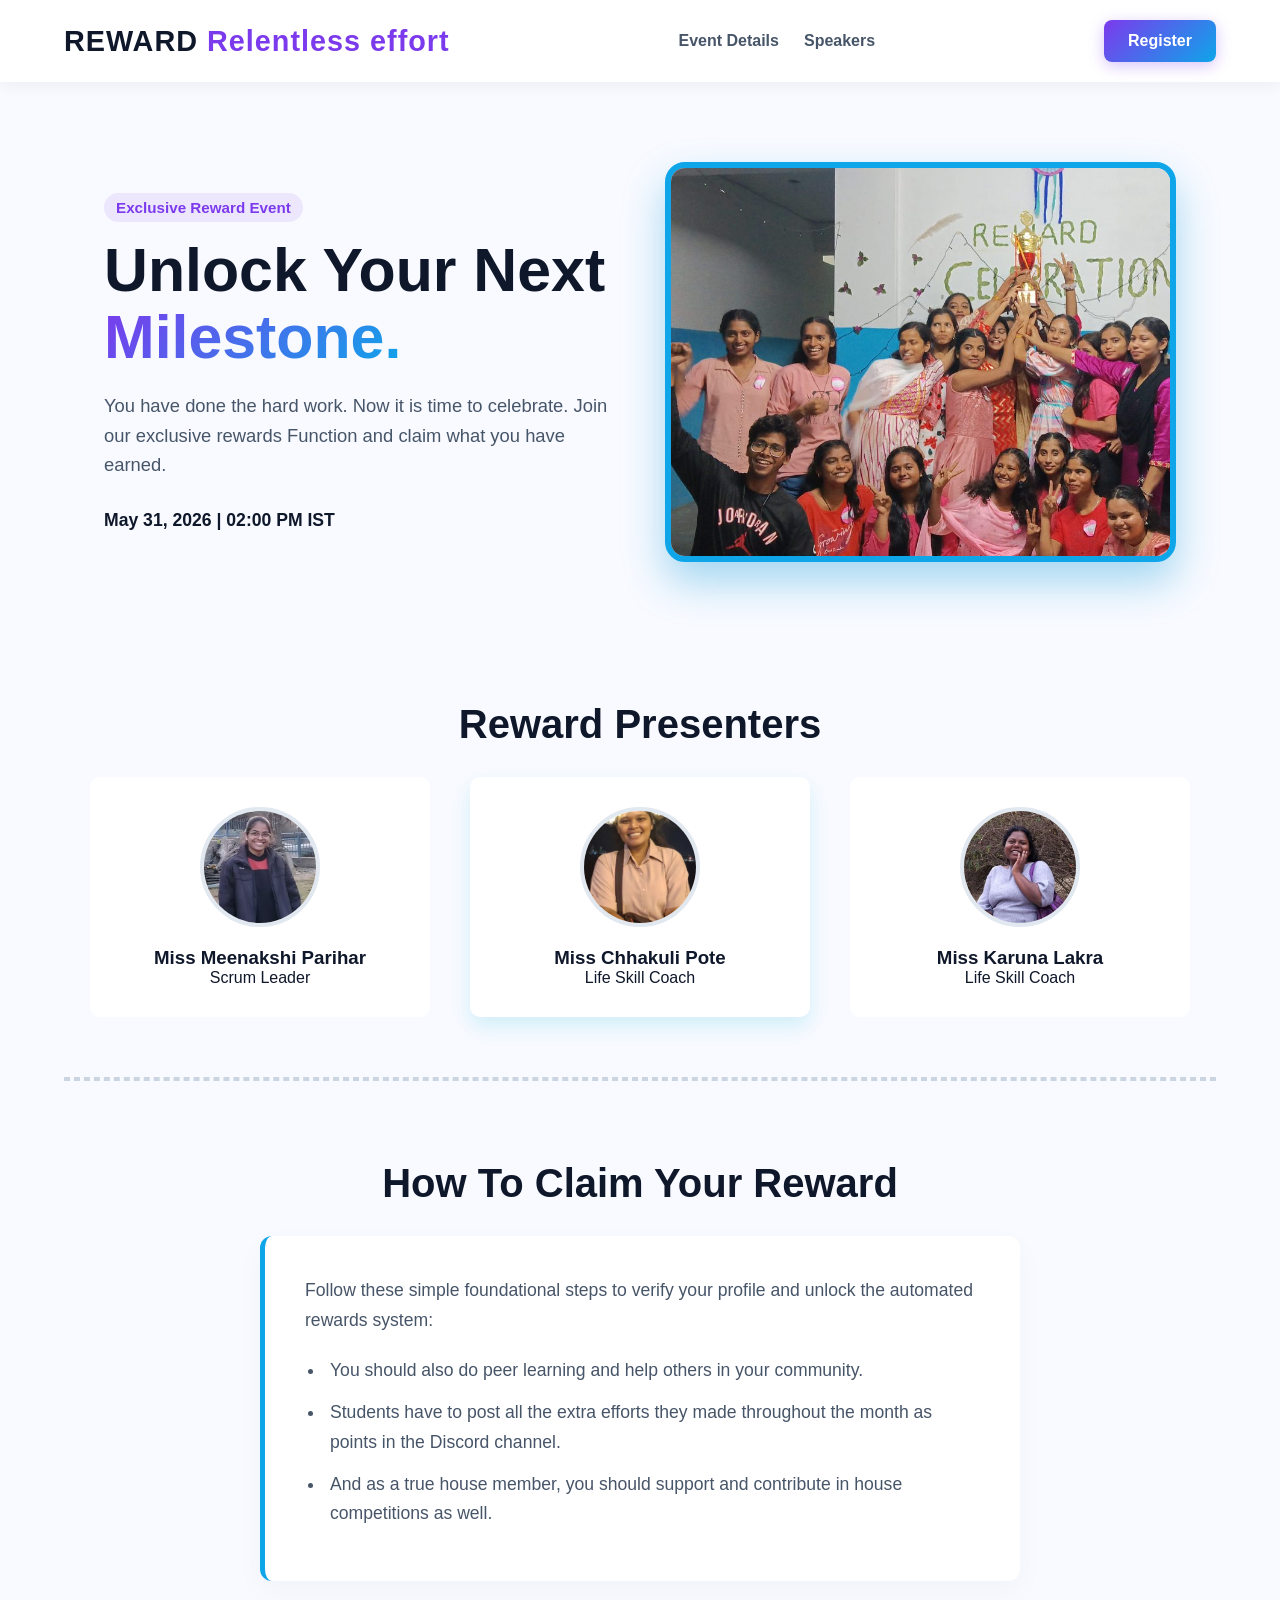
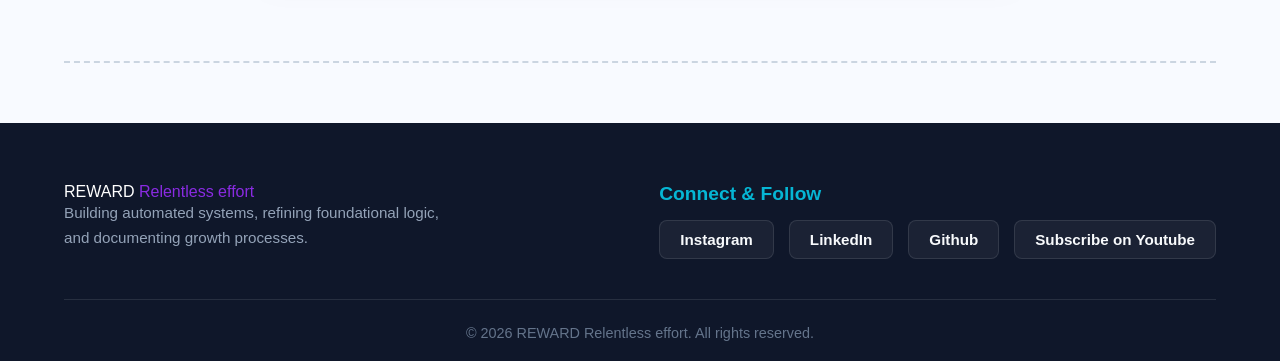
<file: index.html>
<!DOCTYPE html>
<html lang="en">
<head>
    <meta charset="UTF-8">
    <meta name="viewport" content="width=device-width, initial-scale=1.0">
    <title>Reward Relentless effort</title>
    <link rel="stylesheet" href="index.css"> 
</head>
<body>



    <header class="site-header">
        <div class="logo">REWARD<span class="highlight"> Relentless effort</span></div>
        
        <nav class="main-nav">
            <ul>
                <li><a href="#event-details">Event Details</a></li>
                <li><a href="#speakers">Speakers</a></li>
            </ul>
        </nav>

        <a href="reg.html" class="btn-register">Register</a>
    </header>

    <section class="hero-section">
        <div class="hero-content">
            <span class="eyebrow"> Exclusive Reward Event</span>
            
            <h1 class="event-title">Unlock Your Next <span class="text-gradient">Milestone.</span></h1>
            
            <p class="event-description">
                You have done the hard work. Now it is time to celebrate. Join our exclusive rewards Function and claim what you have earned.
            </p>
            
            <div class="event-meta">
                <span class="date">May 31, 2026</span> | 
                <span class="time">02:00 PM IST</span>
            </div>
        </div>

        <div class="hero-visual">
            <div class="reward-box">
                <img src="While classes at the School of Programming (SoP), launched in partnership with @navgurukul_found.jpg" alt="Reward photo">
            </div>
        </div>
    </section>
    <section id="speakers" class="speakers-section">
        <h2 class="section-title">Reward Presenters</h2>
        

            <div class="speakers-grid">
            
            <div class="speaker-card">
                <img src="meenakshi.png" alt="Miss Meenakshi Mam" class="speaker-avatar">
                <h3 class="speaker-name">Miss Meenakshi Parihar</h3>
                <p class="speaker-role">Scrum Leader</p>
            </div>

            <div class="speaker-card featured-speaker">
                <img src="chhakuli.png" alt="Miss Chhakuli Pote" class="speaker-avatar">
                <h3 class="speaker-name">Miss Chhakuli Pote</h3>
                <p class="speaker-role">Life Skill Coach</p>
            </div>

            <div class="speaker-card">
                <img src="Karuna mam.png" alt="Miss Karuna Lakra" class="speaker-avatar">
                <h3 class="speaker-name">Miss Karuna Lakra</h3>
                <p class="speaker-role">Life Skill Coach</p>
            </div>

        </div>

        </div>
    </section>

    <hr class="section-divider">

    <hr class="section-divider">

    <section id="event-details" class="details-section">
        <h2 class="section-title">How To Claim Your Reward</h2>
        
        <div class="details-content">
            <p>Follow these simple foundational steps to verify your profile and unlock the automated rewards system:</p>
            
            <ul class="agenda-list">
                <li>You should also do peer learning and help others in your community.</li>
                <li>Students have to post all the extra efforts they made throughout the month as points in the Discord channel.
                <li>And as a true house member, you should support and contribute in house competitions as well.</li>
            </ul>
        </div>

       
    </section>


    <hr class="section-divider">

    <footer class="site-footer">
        <div class="footer-container">
            
            <div class="footer-brand">
                <div class="logoo">REWARD<span class="light"> Relentless effort</span></div>
                <p>Building automated systems, refining foundational logic, and documenting growth processes.</p>
            </div>

            <div class="footer-socials">
                <h3>Connect & Follow</h3>
                <div class="social-links">
                    <a href="https://instagram.com/sparkupwithtannu" target="_blank" class="social-item">Instagram</a>
                    <a href="https://www.linkedin.com/in/tannu-ranga-78495233a/?originalSubdomain=in" target="_blank" class="social-item">LinkedIn</a>
                    <a href="https://github.com/tannuranga25-lab" target="_blank" class="social-item">Github</a>
                    <a href="https://www.youtube.com/@sparkupwithTannu" target="_blank" class="social-item">Subscribe on Youtube</a>
                </div>
            </div>

        </div>

        <div class="footer-bottom">
            <p>&copy; 2026 REWARD Relentless effort. All rights reserved.</p>
        </div>
    </footer>

</body>
</html>
</file>
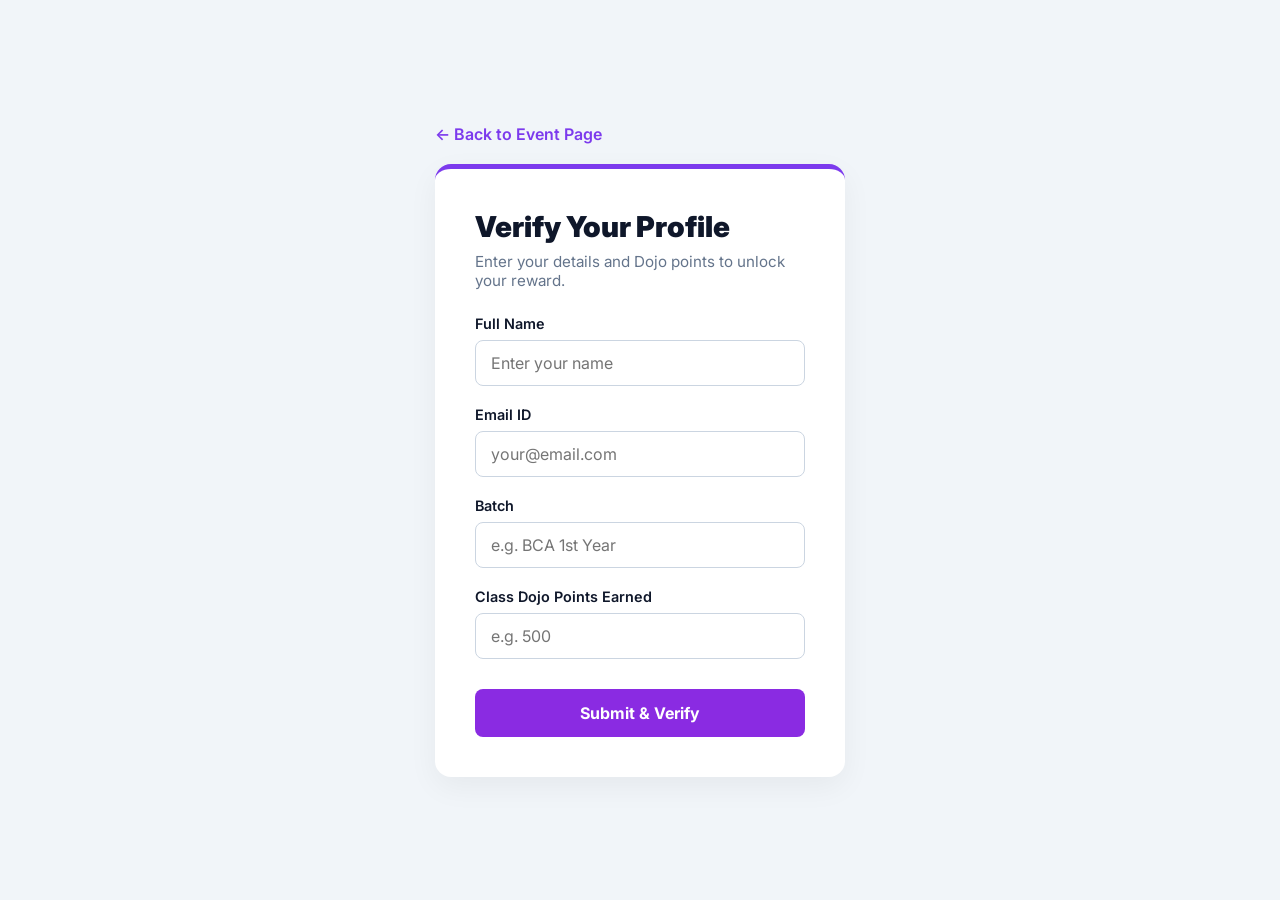
<file: reg.html>
<!DOCTYPE html>
<html lang="en">
<head>
    <meta charset="UTF-8">
    <meta name="viewport" content="width=device-width, initial-scale=1.0">
    <title>Claim Reward | REWARDX</title>
    <link href="https://fonts.googleapis.com/css2?family=Inter:wght@300;600;900&display=swap" rel="stylesheet">
    <link rel="stylesheet" href="reg.css">
</head>
<body>

    <div class="form-wrapper">
        <a href="index.html" class="back-link">← Back to Event Page</a>

        <div class="form-card">
            <h2>Verify Your Profile</h2>
            <p>Enter your details and Dojo points to unlock your reward.</p>
            
            <form action="#" method="POST">
                
                <div class="input-group">
                    <label for="name">Full Name</label>
                    <input type="text" id="name" placeholder="Enter your name" required>
                </div>
                
                <div class="input-group">
                    <label for="email">Email ID</label>
                    <input type="email" id="email" placeholder="your@email.com" required>
                </div>

                <div class="input-group">
                    <label for="class">Batch</label>
                    <input type="text" id="class" placeholder="e.g. BCA 1st Year" required>
                </div>

                <div class="input-group">
                    <label for="dojo">Class Dojo Points Earned</label>
                    <input type="number" id="dojo" placeholder="e.g. 500" min="0" required>
                </div>

                <button type="submit" class="btn-submit">Submit & Verify</button>
            </form>
        </div>
    </div>

</body>
</html>
</file>
<file: index.css>
:root {
    --bg-light: #f8faff;
    --text-dark: #0f172a;
    --text-muted: #475569;
    --primary-purple: #7c3aed;
    --neon-blue: #0ea5e9;
    --reward-gold: #fbbf24;
    --gradient-main: linear-gradient(135deg, var(--primary-purple), var(--neon-blue));
    --gradient-gold: linear-gradient(135deg, #f59e0b, #fbbf24);
}

* {
    margin: 0;
    padding: 0;
    box-sizing: border-box;
    font-family: 'Segoe UI', Tahoma, Geneva, Verdana, sans-serif;
    scroll-behavior: smooth;
}

body {
    background-color: var(--bg-light);
    color: var(--text-dark);
}


.site-header {
    display: flex;
    justify-content: space-between;
    align-items: center;
    padding: 20px 5%;
    background-color: #ffffff;
    box-shadow: 0 4px 15px rgba(0,0,0,0.05);
    position: sticky;
    top: 0;
    z-index: 100;
}

.logo {
    font-size: 1.8rem;
    font-weight: 900;
    color: var(--text-dark);
    letter-spacing: 1px;
}

.logo .highlight {
    color: var(--primary-purple);
}

.main-nav ul {
    list-style: none;
    display: flex;
    gap: 25px;
}

.main-nav a {
    text-decoration: none;
    color: var(--text-muted);
    font-weight: 600;
    transition: color 0.3s;
}

.main-nav a:hover {
    color: var(--primary-purple);
}

/* --- DROPDOWN FORM LOGIC --- */
.nav-form-wrapper {
    position: relative;
    display: inline-block;
}

.btn-register {
    text-decoration: none;
    background: var(--gradient-main);
    color: white;
    padding: 12px 24px;
    border-radius: 8px;
    font-weight: bold;
    display: inline-block;
    box-shadow: 0 4px 15px rgba(124, 58, 237, 0.3);
    transition: transform 0.3s, box-shadow 0.3s;
}

.btn-register:hover {
    transform: translateY(-2px);
    box-shadow: 0 6px 20px rgba(124, 58, 237, 0.5);
}

.nav-form-dropdown {
    display: none; 
    position: absolute;
    top: 50px;
    right: 0;
    background-color: #ffffff;
    min-width: 280px;
    padding: 25px;
    box-shadow: 0px 10px 30px rgba(0,0,0,0.15);
    border-radius: 12px;
    z-index: 10;
    border-top: 4px solid var(--primary-purple);
}

.nav-form-wrapper:hover .nav-form-dropdown {
    display: block;
}

.nav-form-dropdown input {
    width: 100%;
    padding: 12px;
    margin-bottom: 15px;
    border: 1px solid #e2e8f0;
    border-radius: 6px;
    outline: none;
}

.nav-form-dropdown input:focus {
    border-color: var(--primary-purple);
}

.btn-submit {
    width: 100%;
    padding: 12px;
    background: var(--text-dark);
    color: white;
    border: none;
    border-radius: 6px;
    font-weight: bold;
    cursor: pointer;
    transition: background 0.3s;
}

.btn-submit:hover {
    background: var(--primary-purple);
}

/* --- HERO SECTION --- */
.hero-section {
    display: flex;
    align-items: center;
    justify-content: space-between;
    padding: 80px 5%;
    max-width: 1200px;
    margin: 0 auto;
    gap: 50px;
}

.hero-content {
    flex: 1;
}

.hero-visual {
    flex: 1;
}

.eyebrow {
    color: var(--primary-purple);
    font-weight: 800;
    font-size: 0.95rem;
    margin-bottom: 15px;
    display: inline-block;
    background: rgba(124, 58, 237, 0.1);
    padding: 6px 12px;
    border-radius: 50px;
}

.event-title {
    font-size: 3.8rem;
    color: var(--text-dark);
    margin-bottom: 20px;
    line-height: 1.1;
    font-weight: 900;
}

.text-gradient {
    background: var(--gradient-main);
    -webkit-background-clip: text;
    -webkit-text-fill-color: transparent;
}

.event-description {
    font-size: 1.15rem;
    color: var(--text-muted);
    margin-bottom: 30px;
    line-height: 1.6;
}

.event-meta {
    font-weight: 800;
    color: var(--text-dark);
    font-size: 1.1rem;
}

/* Colorful Placeholder for Reward Image */

/* --- Updated Container Logic --- */
.reward-box {
    width: 100%;
    height: 400px;
    border-radius: 20px;
    box-shadow: 0 20px 40px rgba(37, 162, 220, 0.4); 
    
    /* Tumhari demand: Gold color ka solid border */
   border: 6px solid var(--neon-blue);
    
    /* BAAHUT ZAROORI: Image ko rounded corners ke andar lock karne ke liye */
    overflow: hidden; 
}

/* --- New Image Fit Logic --- */
.reward-box img {
    width: 100%;
    height: 100%;
    
    /* Foundational Logic: Image bina stretch hue perfectly fit ho jayegi */
    object-fit: cover; 
    
    /* Image ke neeche aane wale extra white space bug ko fix karne ke liye */
    display: block; 
}


/* --- SECTION DIVIDERS --- */
.section-divider {
    border: none;
    border-top: 2px dashed #cbd5e1;
    width: 90%;
    max-width: 1200px;
    margin: 0 auto;
}

/* --- DETAILS SECTION --- */
.details-section {
    padding: 80px 20px;
    max-width: 800px;
    margin: 0 auto;
    text-align: center;
}

.section-title {
    font-size: 2.5rem;
    color: var(--text-dark);
    margin-bottom: 30px;
    font-weight: 800;
}

.details-content {
    text-align: left;
    color: var(--text-muted);
    font-size: 1.1rem;
    line-height: 1.7;
    background: white;
    padding: 40px;
    border-radius: 12px;
    box-shadow: 0 10px 30px rgba(0,0,0,0.03);
    border-left: 5px solid var(--neon-blue);
}

.agenda-list {
    margin: 20px 0 0 20px;
}

.agenda-list li {
    margin-bottom: 12px;
    padding-left: 5px;
    font-weight: 500;
}







/* =========================================
   UNIT III: Advanced CSS Concepts (CSS GRID)
   Foundational Logic for 2D Layouts
========================================= */
.speakers-section {
    padding: 60px 5%;
    text-align: center;
}

.speakers-grid {
    display: grid; /* Grid system activated */
    
    /* THE LOGIC: repeat(3, 1fr) ka matlab hai 3 columns banao, 
       aur sabko 1 Fraction (1fr) yaani equal space do. */
    grid-template-columns: repeat(3, 1fr); 
    
    gap: 40px; /* Rows aur Columns ke beech ka exact space */
    margin-top: 30px;
    max-width: 1100px;
    margin-left: auto;
    margin-right: auto;
}

.speaker-card {
    background: #fff;
    padding: 30px;
    border-radius: 10px;
    width: 100%; /* Ab isko max-width dene ki zaroorat nahi, Grid khud handle karega */
    
    /* UNIT III: Transitions */
    transition: transform 0.3s;
}

/* UNIT III: Advanced Selectors */
.speaker-card:hover {
    transform: translateY(-10px);
}

.speaker-card.featured-speaker {
    border: 2px solid var(--accent-cyan);
    box-shadow: 0 10px 20px rgba(6, 182, 212, 0.15);
}

/* =========================================
   Updated Speaker Avatar Logic (Unit III)
   Foundational rule for circular images
========================================= */
.speaker-avatar {
    width: 120px; /* Size Unit II */
    height: 120px;
    border-radius: 50%; /* Image ko circle banane ke liye */
    margin: 0 auto 20px auto; /* Centered in card */
    display: block; /* Aspect ratio bug fix */
    
    /* THE MAGIC: Image perfectly fit hogi, stretch nahi hogi (Unit III) */
    object-fit: cover; 
    
    /* Theme ke sath match karta hua subtle border (Box Model) */
    border: 4px solid #e2e8f0;
}


/* =========================================
   UNIT II & III: Responsive Images and Media Queries
========================================= */
@media (max-width: 768px) {
    .site-header {
        flex-direction: column;
    }
    
    /* CSS GRID MOBILE LOGIC */
    .speakers-grid {
        /* Mobile par sirf 1 fraction (1 column) dikhao */
        grid-template-columns: 1fr; 
    }
    
    .hero-section h1 {
        font-size: 2.5rem; 
    }
}
/* =========================================
   SITE FOOTER LOGIC (Premium Design)
========================================= */
.site-footer {
    background-color: #0f172a; /* Dark premium background */
    color: #f8fafc;
    padding: 60px 5% 20px 5%;
    width: 100%;
    margin-top: 60px; /* Upar wale section se gap */
}

.footer-container {
    display: flex;
    justify-content: space-between;
    align-items: flex-start;
    max-width: 1200px;
    margin: 0 auto;
    padding-bottom: 40px;
    border-bottom: 1px solid rgba(248, 250, 252, 0.1);
}

.footer-brand {
    max-width: 400px;
}

.footer-brand .logo {
    font-size: 1.8rem;
    font-weight: 900;
    margin-bottom: 15px;
    letter-spacing: 1px;
}

.footer-brand .logo .highlight {
    color: #7c3aed; /* Purple Highlight */
}

.footer-brand p {
    color: #94a3b8;
    font-size: 0.95rem;
    line-height: 1.6;
}

.footer-socials h3 {
    font-size: 1.2rem;
    margin-bottom: 15px;
    font-weight: 800;
    color: #06b6d4; /* Cyan Highlight */
}

.social-links {
    display: flex;
    gap: 15px;
}

.social-item {
    text-decoration: none;
    color: #f8fafc;
    font-weight: 600;
    font-size: 0.95rem;
    background: rgba(255, 255, 255, 0.05);
    padding: 10px 20px;
    border-radius: 8px;
    border: 1px solid rgba(255, 255, 255, 0.1);
    transition: all 0.3s ease-in-out; 
}

.social-item:hover {
    background: linear-gradient(135deg, #7c3aed, #0ea5e9);
    border-color: transparent;
    transform: translateY(-4px); 
    box-shadow: 0 10px 20px rgba(37, 99, 235, 0.2);
}

.footer-bottom {
    text-align: center;
    padding-top: 25px;
    font-size: 0.9rem;
    color: #64748b;
}

/* Footer Responsive Logic for Mobile */
@media (max-width: 768px) {
    .footer-container {
        flex-direction: column;
        gap: 30px;
        text-align: center;
        align-items: center;
    }
    .social-links {
        justify-content: center;
    }
}

.light{

    color: #8A2BE2;

}


.logoo{
    color: rgb(255, 255, 255)
}
</file>
<file: reg.css>
/* --- THEME VARIABLES --- */
:root {
    --bg-light: #f1f5f9;
    --primary-dark: #0f172a;
    --primary-purple: #7c3aed;
    --neon-blue: #0ea5e9;
    --text-muted: #64748b;
    --font-main: 'Inter', sans-serif;
}

* {
    margin: 0;
    padding: 0;
    box-sizing: border-box;
    font-family: var(--font-main);
}

/* Flexbox logic to center the form on the whole screen */
body {
    background-color: var(--bg-light);
    color: var(--primary-dark);
    display: flex;
    justify-content: center;
    align-items: center;
    min-height: 100vh; /* Screen ki poori height lega */
}

/* Container constraints */
.form-wrapper {
    width: 100%;
    max-width: 450px;
    padding: 20px;
}

.back-link {
    display: inline-block;
    margin-bottom: 20px;
    text-decoration: none;
    color: var(--primary-purple);
    font-weight: 600;
    transition: color 0.3s;
}

.back-link:hover {
    color: var(--neon-blue);
}

/* Form Card Styling */
.form-card {
    background: #ffffff;
    padding: 40px;
    border-radius: 16px;
    box-shadow: 0 10px 30px rgba(0,0,0,0.05);
    /* Top par ek premium colored border */
    border-top: 5px solid var(--primary-purple); 
}

.form-card h2 {
    font-weight: 900;
    font-size: 1.8rem;
    margin-bottom: 8px;
}

.form-card p {
    color: var(--text-muted);
    font-size: 0.95rem;
    margin-bottom: 25px;
}

/* Inputs Structure */
.input-group {
    margin-bottom: 20px;
}

.input-group label {
    display: block;
    margin-bottom: 8px;
    font-weight: 600;
    font-size: 0.9rem;
}

.input-group input {
    width: 100%;
    padding: 12px 15px;
    border: 1px solid #cbd5e1;
    border-radius: 8px;
    font-size: 1rem;
    outline: none;
    transition: all 0.3s ease;
}

/* Focus State: Jab user type karne click karega */
.input-group input:focus {
    border-color: var(--primary-purple);
    box-shadow: 0 0 0 3px rgba(124, 58, 237, 0.1); /* Subtle glowing ring */
}

/* Submit Button */
.btn-submit {
    width: 100%;
    padding: 14px;
    background: #8A2BE2;
    color: white;
    border: none;
    border-radius: 8px;
    font-weight: bold;
    font-size: 1rem;
    cursor: pointer;
    margin-top: 10px;
    transition: transform 0.3s, box-shadow 0.3s;
}

.btn-submit:hover {
    transform: translateY(-2px);
    box-shadow: 0 8px 20px rgba(124, 58, 237, 0.3);
}
</file>
